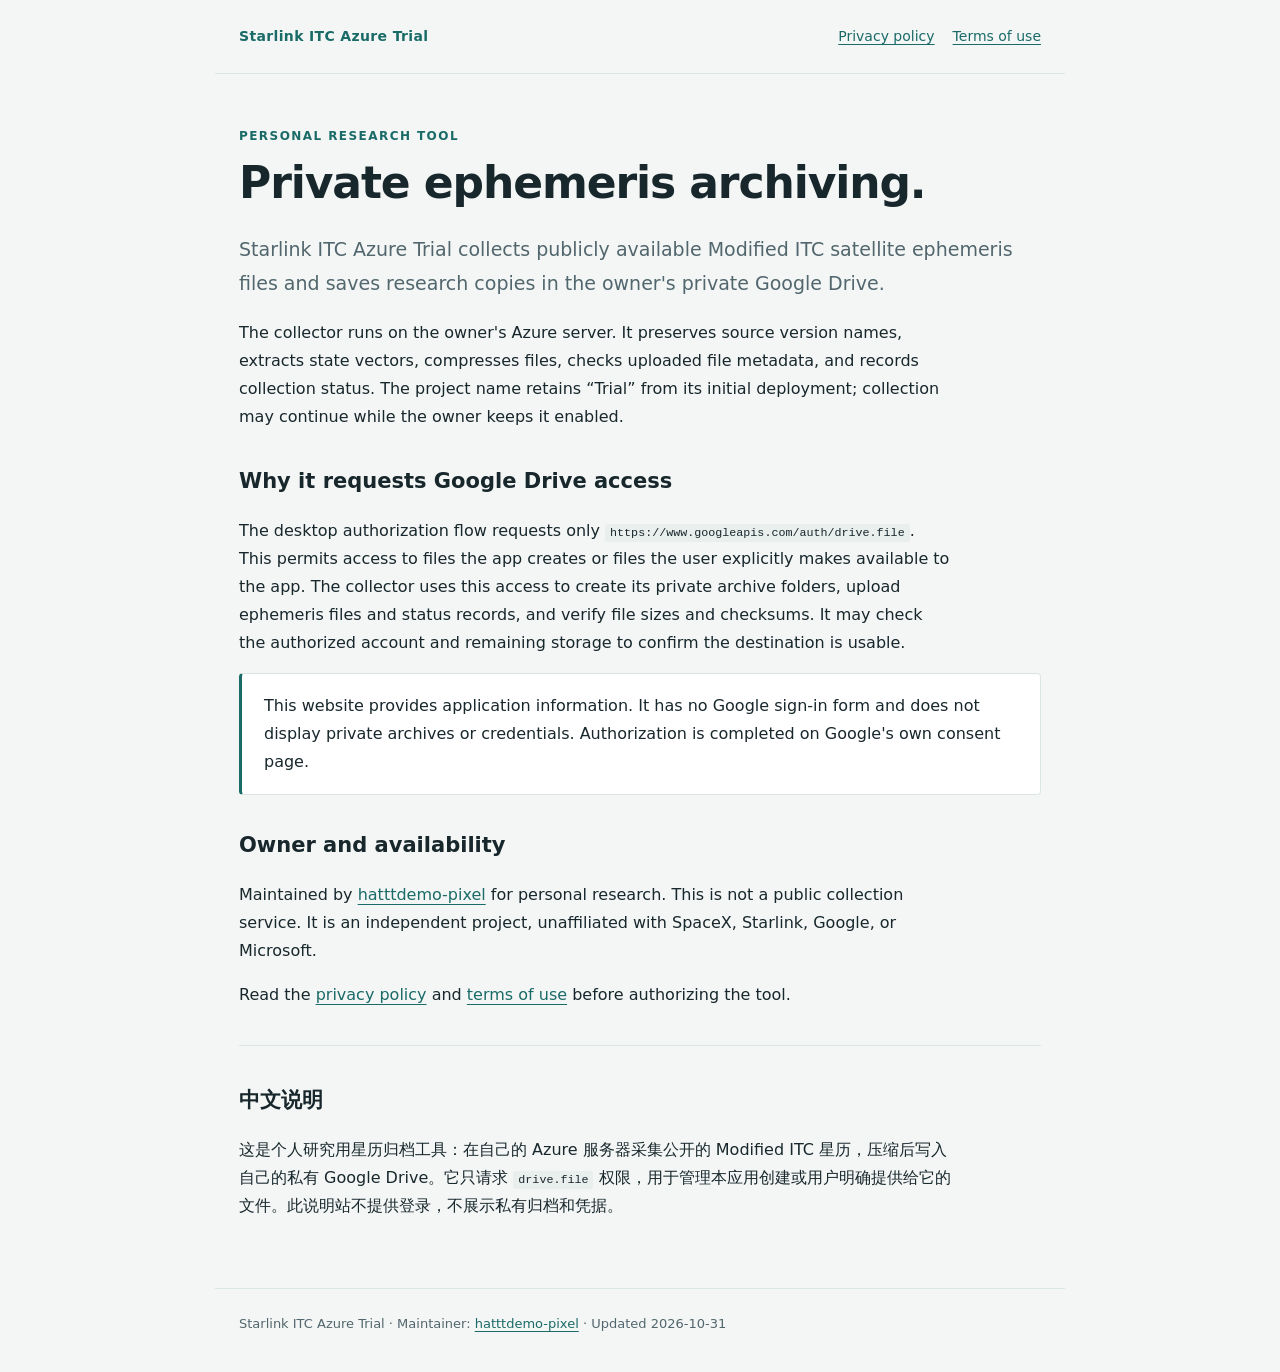
<file: index.html>
<!doctype html>
<html lang="en">
<head><meta charset="utf-8"><meta name="viewport" content="width=device-width,initial-scale=1"><meta name="google-site-verification" content="cV_GdAr7_icI5FplF0eEaWc_gQ856OQvaJaaLV7MEqU"><meta name="description" content="About Starlink ITC Azure Trial, a personal research tool for private ephemeris archiving."><title>Starlink ITC Azure Trial</title><link rel="stylesheet" href="style.css"></head>
<body>
<header><a class="brand" href="index.html">Starlink ITC Azure Trial</a><nav aria-label="Main"><a href="privacy.html">Privacy policy</a><a href="terms.html">Terms of use</a></nav></header>
<main>
<div class="eyebrow">Personal research tool</div><h1>Private ephemeris archiving.</h1>
<p class="intro">Starlink ITC Azure Trial collects publicly available Modified ITC satellite ephemeris files and saves research copies in the owner's private Google Drive.</p>
<p>The collector runs on the owner's Azure server. It preserves source version names, extracts state vectors, compresses files, checks uploaded file metadata, and records collection status. The project name retains “Trial” from its initial deployment; collection may continue while the owner keeps it enabled.</p>
<h2>Why it requests Google Drive access</h2>
<p>The desktop authorization flow requests only <code>https://www.googleapis.com/auth/drive.file</code>. This permits access to files the app creates or files the user explicitly makes available to the app. The collector uses this access to create its private archive folders, upload ephemeris files and status records, and verify file sizes and checksums. It may check the authorized account and remaining storage to confirm the destination is usable.</p>
<div class="note">This website provides application information. It has no Google sign-in form and does not display private archives or credentials. Authorization is completed on Google's own consent page.</div>
<h2>Owner and availability</h2>
<p>Maintained by <a href="https://github.com/hatttdemo-pixel">hatttdemo-pixel</a> for personal research. This is not a public collection service. It is an independent project, unaffiliated with SpaceX, Starlink, Google, or Microsoft.</p>
<p>Read the <a href="privacy.html">privacy policy</a> and <a href="terms.html">terms of use</a> before authorizing the tool.</p>
<hr>
<section lang="zh-CN"><h2>中文说明</h2><p>这是个人研究用星历归档工具：在自己的 Azure 服务器采集公开的 Modified ITC 星历，压缩后写入自己的私有 Google Drive。它只请求 <code>drive.file</code> 权限，用于管理本应用创建或用户明确提供给它的文件。此说明站不提供登录，不展示私有归档和凭据。</p></section>
</main>
<footer>Starlink ITC Azure Trial · Maintainer: <a href="https://github.com/hatttdemo-pixel">hatttdemo-pixel</a> · Updated 2026-10-31</footer>
</body></html>
</file>
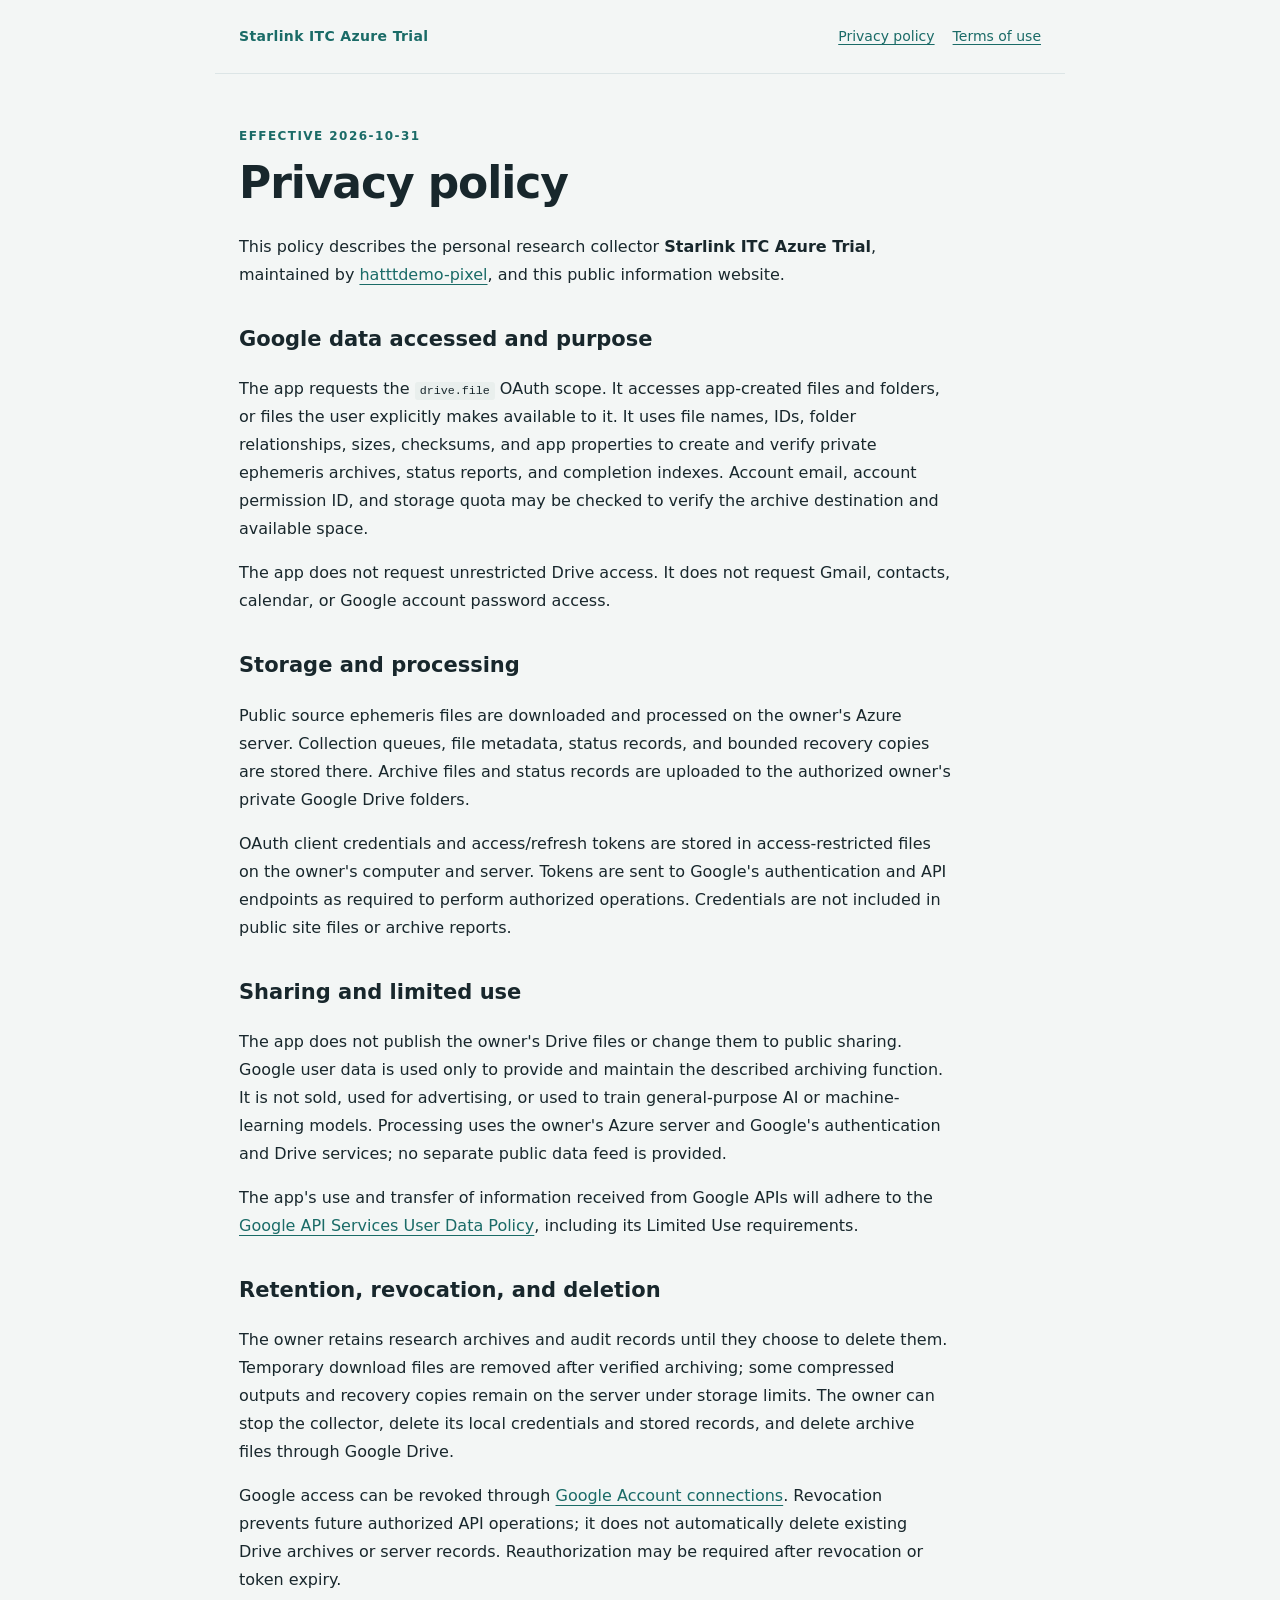
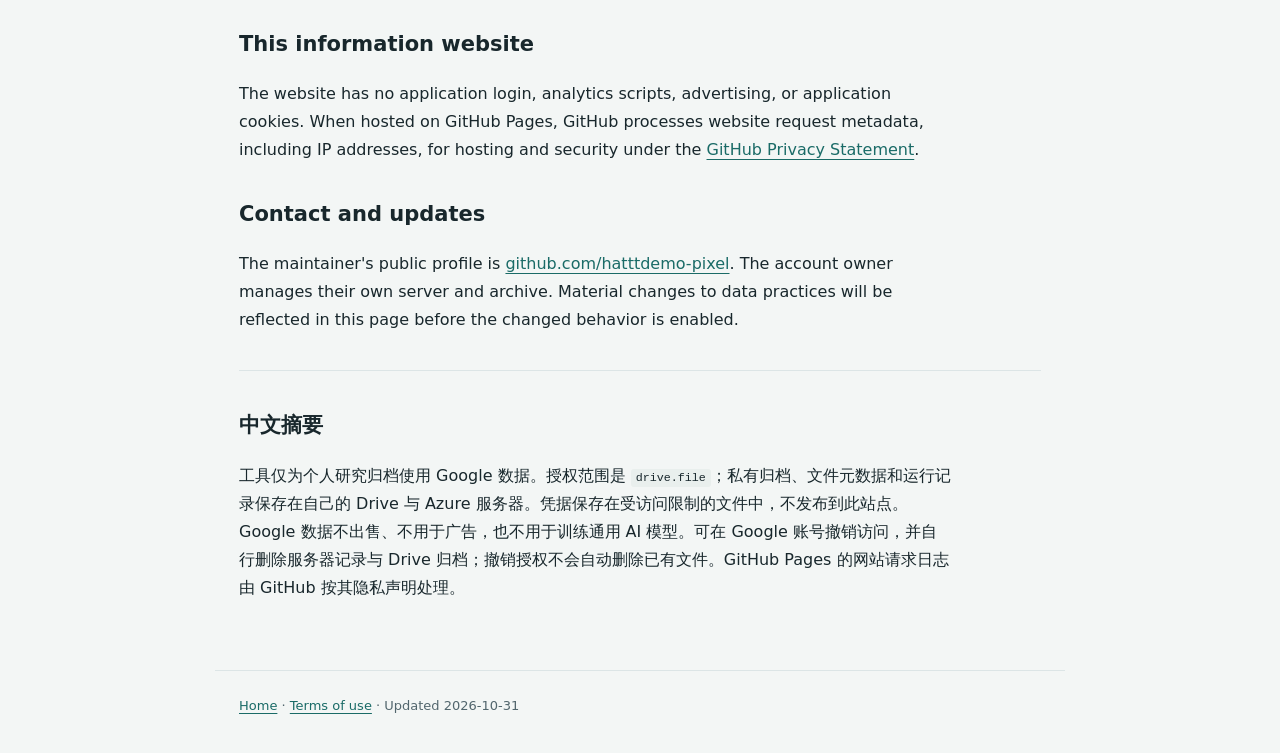
<file: privacy.html>
<!doctype html>
<html lang="en">
<head><meta charset="utf-8"><meta name="viewport" content="width=device-width,initial-scale=1"><meta name="description" content="How Starlink ITC Azure Trial accesses, stores and uses Google Drive data."><title>Privacy policy · Starlink ITC Azure Trial</title><link rel="stylesheet" href="style.css"></head>
<body>
<header><a class="brand" href="index.html">Starlink ITC Azure Trial</a><nav aria-label="Main"><a href="privacy.html" aria-current="page">Privacy policy</a><a href="terms.html">Terms of use</a></nav></header>
<main><div class="eyebrow">Effective 2026-10-31</div><h1>Privacy policy</h1>
<p>This policy describes the personal research collector <strong>Starlink ITC Azure Trial</strong>, maintained by <a href="https://github.com/hatttdemo-pixel">hatttdemo-pixel</a>, and this public information website.</p>
<h2>Google data accessed and purpose</h2>
<p>The app requests the <code>drive.file</code> OAuth scope. It accesses app-created files and folders, or files the user explicitly makes available to it. It uses file names, IDs, folder relationships, sizes, checksums, and app properties to create and verify private ephemeris archives, status reports, and completion indexes. Account email, account permission ID, and storage quota may be checked to verify the archive destination and available space.</p>
<p>The app does not request unrestricted Drive access. It does not request Gmail, contacts, calendar, or Google account password access.</p>
<h2>Storage and processing</h2>
<p>Public source ephemeris files are downloaded and processed on the owner's Azure server. Collection queues, file metadata, status records, and bounded recovery copies are stored there. Archive files and status records are uploaded to the authorized owner's private Google Drive folders.</p>
<p>OAuth client credentials and access/refresh tokens are stored in access-restricted files on the owner's computer and server. Tokens are sent to Google's authentication and API endpoints as required to perform authorized operations. Credentials are not included in public site files or archive reports.</p>
<h2>Sharing and limited use</h2>
<p>The app does not publish the owner's Drive files or change them to public sharing. Google user data is used only to provide and maintain the described archiving function. It is not sold, used for advertising, or used to train general-purpose AI or machine-learning models. Processing uses the owner's Azure server and Google's authentication and Drive services; no separate public data feed is provided.</p>
<p>The app's use and transfer of information received from Google APIs will adhere to the <a href="https://developers.google.com/terms/api-services-user-data-policy">Google API Services User Data Policy</a>, including its Limited Use requirements.</p>
<h2>Retention, revocation, and deletion</h2>
<p>The owner retains research archives and audit records until they choose to delete them. Temporary download files are removed after verified archiving; some compressed outputs and recovery copies remain on the server under storage limits. The owner can stop the collector, delete its local credentials and stored records, and delete archive files through Google Drive.</p>
<p>Google access can be revoked through <a href="https://myaccount.google.com/connections">Google Account connections</a>. Revocation prevents future authorized API operations; it does not automatically delete existing Drive archives or server records. Reauthorization may be required after revocation or token expiry.</p>
<h2>This information website</h2>
<p>The website has no application login, analytics scripts, advertising, or application cookies. When hosted on GitHub Pages, GitHub processes website request metadata, including IP addresses, for hosting and security under the <a href="https://docs.github.com/en/site-policy/privacy-policies/github-general-privacy-statement">GitHub Privacy Statement</a>.</p>
<h2>Contact and updates</h2>
<p>The maintainer's public profile is <a href="https://github.com/hatttdemo-pixel">github.com/hatttdemo-pixel</a>. The account owner manages their own server and archive. Material changes to data practices will be reflected in this page before the changed behavior is enabled.</p>
<hr><section lang="zh-CN"><h2>中文摘要</h2><p>工具仅为个人研究归档使用 Google 数据。授权范围是 <code>drive.file</code>；私有归档、文件元数据和运行记录保存在自己的 Drive 与 Azure 服务器。凭据保存在受访问限制的文件中，不发布到此站点。Google 数据不出售、不用于广告，也不用于训练通用 AI 模型。可在 Google 账号撤销访问，并自行删除服务器记录与 Drive 归档；撤销授权不会自动删除已有文件。GitHub Pages 的网站请求日志由 GitHub 按其隐私声明处理。</p></section>
</main><footer><a href="index.html">Home</a> · <a href="terms.html">Terms of use</a> · Updated 2026-10-31</footer>
</body></html>
</file>
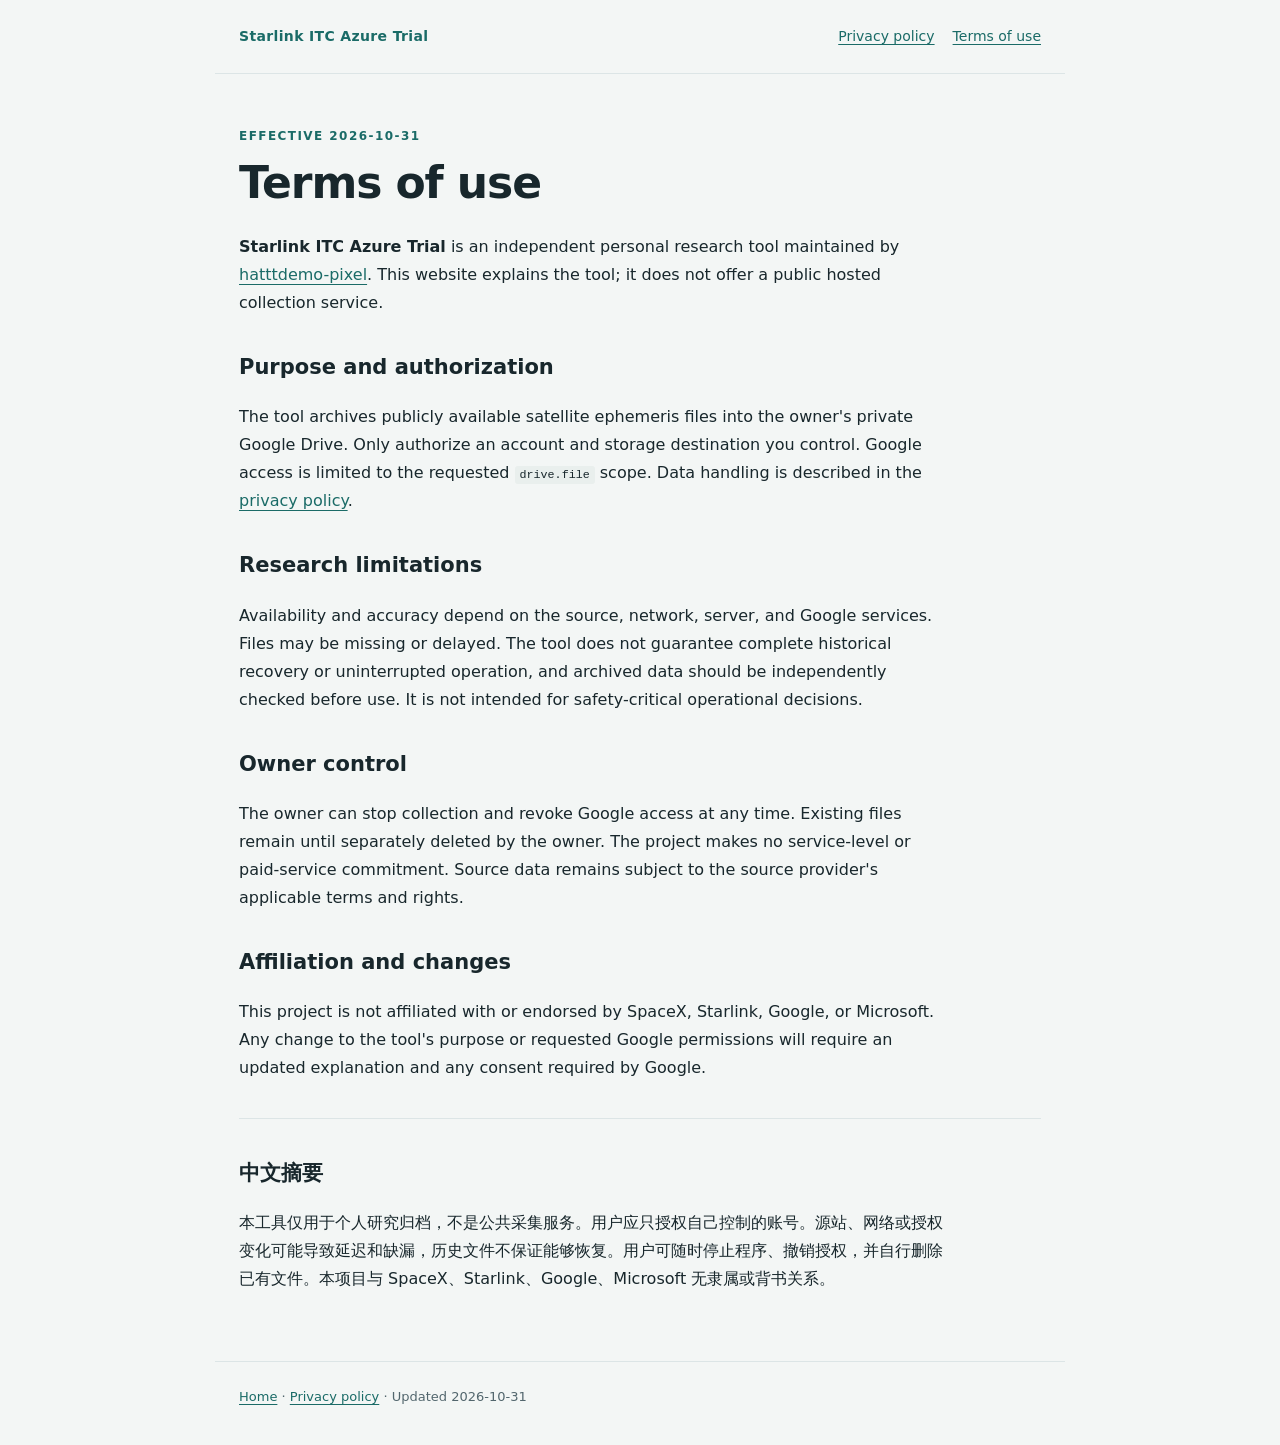
<file: terms.html>
<!doctype html>
<html lang="en">
<head><meta charset="utf-8"><meta name="viewport" content="width=device-width,initial-scale=1"><meta name="description" content="Terms of use for the personal Starlink ITC Azure Trial research collector."><title>Terms of use · Starlink ITC Azure Trial</title><link rel="stylesheet" href="style.css"></head>
<body>
<header><a class="brand" href="index.html">Starlink ITC Azure Trial</a><nav aria-label="Main"><a href="privacy.html">Privacy policy</a><a href="terms.html" aria-current="page">Terms of use</a></nav></header>
<main><div class="eyebrow">Effective 2026-10-31</div><h1>Terms of use</h1>
<p><strong>Starlink ITC Azure Trial</strong> is an independent personal research tool maintained by <a href="https://github.com/hatttdemo-pixel">hatttdemo-pixel</a>. This website explains the tool; it does not offer a public hosted collection service.</p>
<h2>Purpose and authorization</h2><p>The tool archives publicly available satellite ephemeris files into the owner's private Google Drive. Only authorize an account and storage destination you control. Google access is limited to the requested <code>drive.file</code> scope. Data handling is described in the <a href="privacy.html">privacy policy</a>.</p>
<h2>Research limitations</h2><p>Availability and accuracy depend on the source, network, server, and Google services. Files may be missing or delayed. The tool does not guarantee complete historical recovery or uninterrupted operation, and archived data should be independently checked before use. It is not intended for safety-critical operational decisions.</p>
<h2>Owner control</h2><p>The owner can stop collection and revoke Google access at any time. Existing files remain until separately deleted by the owner. The project makes no service-level or paid-service commitment. Source data remains subject to the source provider's applicable terms and rights.</p>
<h2>Affiliation and changes</h2><p>This project is not affiliated with or endorsed by SpaceX, Starlink, Google, or Microsoft. Any change to the tool's purpose or requested Google permissions will require an updated explanation and any consent required by Google.</p>
<hr><section lang="zh-CN"><h2>中文摘要</h2><p>本工具仅用于个人研究归档，不是公共采集服务。用户应只授权自己控制的账号。源站、网络或授权变化可能导致延迟和缺漏，历史文件不保证能够恢复。用户可随时停止程序、撤销授权，并自行删除已有文件。本项目与 SpaceX、Starlink、Google、Microsoft 无隶属或背书关系。</p></section>
</main><footer><a href="index.html">Home</a> · <a href="privacy.html">Privacy policy</a> · Updated 2026-10-31</footer>
</body></html>
</file>
<file: style.css>
:root{color-scheme:light;--ink:#18272c;--muted:#52666d;--line:#dce5e6;--accent:#1a6b67;--paper:#fff;--bg:#f3f6f5;font-family:system-ui,-apple-system,"Segoe UI","Microsoft YaHei",sans-serif}*{box-sizing:border-box}body{margin:0;background:var(--bg);color:var(--ink);line-height:1.75}a{color:var(--accent);text-underline-offset:.22em}a:focus-visible{outline:3px solid #d7a943;outline-offset:4px}header,main,footer{max-width:850px;margin:auto;padding:24px}header{display:flex;gap:24px;align-items:center;justify-content:space-between;border-bottom:1px solid var(--line)}.brand{font-size:14px;font-weight:650;letter-spacing:.025em;text-decoration:none}nav{display:flex;gap:18px;font-size:14px;flex-wrap:wrap}main{padding-top:52px;padding-bottom:52px}h1{font-size:clamp(28px,5vw,44px);line-height:1.2;letter-spacing:-.025em;margin:10px 0 24px}h2{font-size:21px;margin-top:32px}p,li{max-width:70ch}.eyebrow{font-size:12px;font-weight:700;letter-spacing:.12em;color:var(--accent);text-transform:uppercase}.intro{font-size:19px;color:var(--muted)}.note{padding:18px 22px;border:1px solid var(--line);border-left:3px solid var(--accent);background:var(--paper);border-radius:4px}.small,footer{font-size:13px;color:var(--muted)}code{background:#e9efed;border-radius:3px;padding:2px 5px;font-size:.9em}footer{border-top:1px solid var(--line);padding-bottom:36px}hr{border:0;border-top:1px solid var(--line);margin:36px 0}@media(max-width:600px){header{display:block}nav{margin-top:14px}main{padding-top:32px}}
</file>
